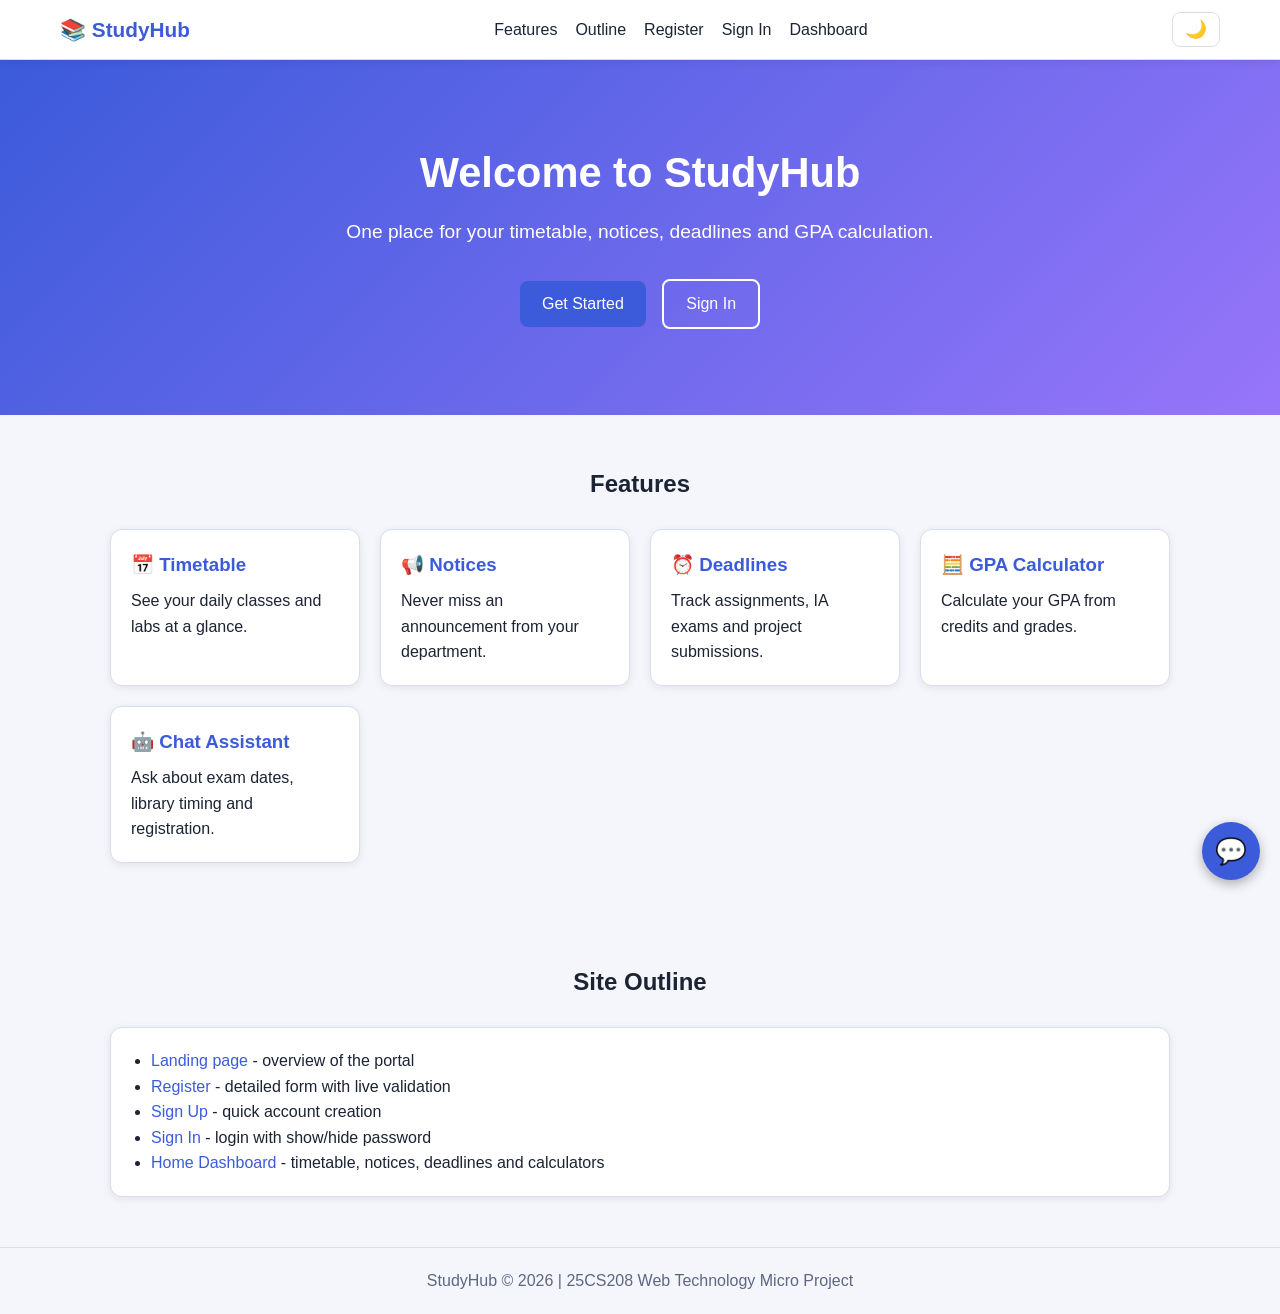
<file: index.html>
<!DOCTYPE html>
<html lang="en" data-theme="light">
<head>
  <meta charset="UTF-8">
  <meta name="viewport" content="width=device-width, initial-scale=1.0">
  <title>StudyHub - Student Campus Portal</title>
  <link rel="stylesheet" href="styles.css">
  <link rel="stylesheet" href="layout.css">
</head>
<body>
  <header class="site-header">
    <nav class="nav-bar">
      <a href="index.html" class="brand">📚 StudyHub</a>
      <ul class="nav-links" data-drawer>
        <li><a href="#features">Features</a></li>
        <li><a href="#outline">Outline</a></li>
        <li><a href="register.html">Register</a></li>
        <li><a href="signin.html">Sign In</a></li>
        <li><a href="home.html">Dashboard</a></li>
      </ul>
      <div>
        <button class="icon-btn" id="themeToggle" aria-label="Toggle theme">🌙</button>
        <button class="icon-btn hamburger" id="hamburger" aria-label="Open menu">☰</button>
      </div>
    </nav>
  </header>

  <section class="hero">
    <h1>Welcome to StudyHub</h1>
    <p>One place for your timetable, notices, deadlines and GPA calculation.</p>
    <a href="register.html" class="btn">Get Started</a>
    <a href="signin.html" class="btn btn-outline">Sign In</a>
  </section>

  <section class="section" id="features">
    <h2>Features</h2>
    <div class="card-grid">
      <div class="card"><h3>📅 Timetable</h3><p>See your daily classes and labs at a glance.</p></div>
      <div class="card"><h3>📢 Notices</h3><p>Never miss an announcement from your department.</p></div>
      <div class="card"><h3>⏰ Deadlines</h3><p>Track assignments, IA exams and project submissions.</p></div>
      <div class="card"><h3>🧮 GPA Calculator</h3><p>Calculate your GPA from credits and grades.</p></div>
      <div class="card"><h3>🤖 Chat Assistant</h3><p>Ask about exam dates, library timing and registration.</p></div>
    </div>
  </section>

  <section class="section" id="outline">
    <h2>Site Outline</h2>
    <div class="card">
      <ul>
        <li><a href="index.html">Landing page</a> - overview of the portal</li>
        <li><a href="register.html">Register</a> - detailed form with live validation</li>
        <li><a href="signup.html">Sign Up</a> - quick account creation</li>
        <li><a href="signin.html">Sign In</a> - login with show/hide password</li>
        <li><a href="home.html">Home Dashboard</a> - timetable, notices, deadlines and calculators</li>
      </ul>
    </div>
  </section>

  <footer class="footer">StudyHub &copy; 2026 | 25CS208 Web Technology Micro Project</footer>

  <script src="theme.js"></script>
  <script src="chatbot.js"></script>
</body>
</html>
</file>
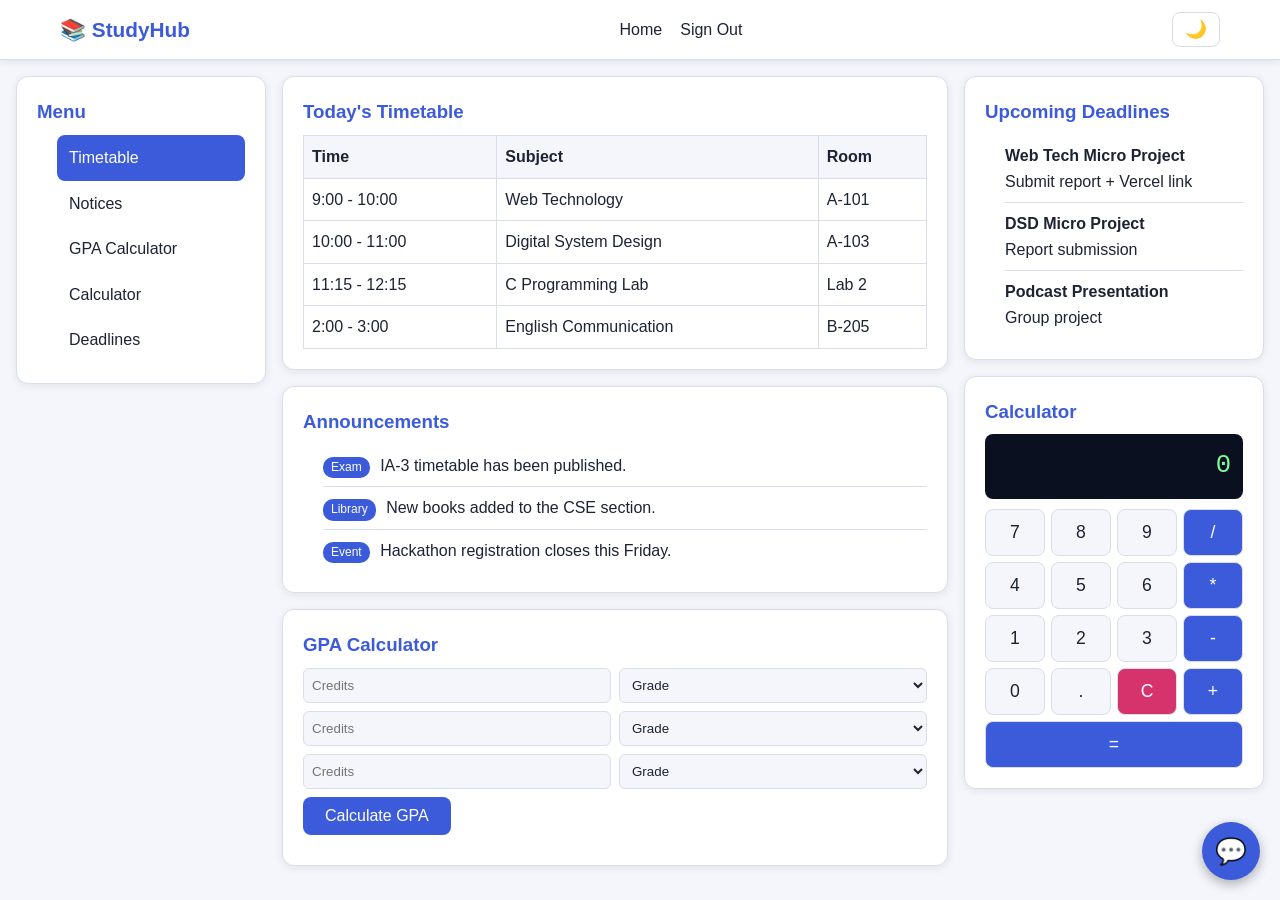
<file: home.html>
<!DOCTYPE html>
<html lang="en" data-theme="light">
<head>
  <meta charset="UTF-8">
  <meta name="viewport" content="width=device-width, initial-scale=1.0">
  <title>Dashboard - StudyHub</title>
  <link rel="stylesheet" href="styles.css">
  <link rel="stylesheet" href="layout.css">
</head>
<body>
  <header class="site-header">
    <nav class="nav-bar">
      <a href="index.html" class="brand">📚 StudyHub</a>
      <ul class="nav-links" data-drawer>
        <li><a href="index.html">Home</a></li>
        <li><a href="signin.html">Sign Out</a></li>
      </ul>
      <div>
        <button class="icon-btn" id="themeToggle" aria-label="Toggle theme">🌙</button>
        <button class="icon-btn hamburger" id="hamburger" aria-label="Open menu">☰</button>
      </div>
    </nav>
  </header>

  <div class="dashboard">
    <!-- Left column: menu (250px on desktop, hamburger drawer on mobile) -->
    <aside class="sidebar card" data-drawer>
      <h3>Menu</h3>
      <ul>
        <li><a href="#timetable" class="active">Timetable</a></li>
        <li><a href="#notices">Notices</a></li>
        <li><a href="#gpa">GPA Calculator</a></li>
        <li><a href="#calculator">Calculator</a></li>
        <li><a href="#deadlines">Deadlines</a></li>
      </ul>
    </aside>

    <!-- Centre column: main feed -->
    <main class="feed">
      <div class="card" id="timetable">
        <h3>Today's Timetable</h3>
        <table class="timetable">
          <tr><th>Time</th><th>Subject</th><th>Room</th></tr>
          <tr><td>9:00 - 10:00</td><td>Web Technology</td><td>A-101</td></tr>
          <tr><td>10:00 - 11:00</td><td>Digital System Design</td><td>A-103</td></tr>
          <tr><td>11:15 - 12:15</td><td>C Programming Lab</td><td>Lab 2</td></tr>
          <tr><td>2:00 - 3:00</td><td>English Communication</td><td>B-205</td></tr>
        </table>
      </div>

      <div class="card" id="notices">
        <h3>Announcements</h3>
        <ul class="notice-list">
          <li><span class="tag">Exam</span> IA-3 timetable has been published.</li>
          <li><span class="tag">Library</span> New books added to the CSE section.</li>
          <li><span class="tag">Event</span> Hackathon registration closes this Friday.</li>
        </ul>
      </div>

      <div class="card" id="gpa">
        <h3>GPA Calculator</h3>
        <div class="gpa-row">
          <input type="number" class="credit" min="1" max="6" placeholder="Credits">
          <select class="grade">
            <option value="">Grade</option>
            <option value="10">O (10)</option><option value="9">A+ (9)</option>
            <option value="8">A (8)</option><option value="7">B+ (7)</option>
            <option value="6">B (6)</option><option value="5">C (5)</option>
          </select>
        </div>
        <div class="gpa-row">
          <input type="number" class="credit" min="1" max="6" placeholder="Credits">
          <select class="grade">
            <option value="">Grade</option>
            <option value="10">O (10)</option><option value="9">A+ (9)</option>
            <option value="8">A (8)</option><option value="7">B+ (7)</option>
            <option value="6">B (6)</option><option value="5">C (5)</option>
          </select>
        </div>
        <div class="gpa-row">
          <input type="number" class="credit" min="1" max="6" placeholder="Credits">
          <select class="grade">
            <option value="">Grade</option>
            <option value="10">O (10)</option><option value="9">A+ (9)</option>
            <option value="8">A (8)</option><option value="7">B+ (7)</option>
            <option value="6">B (6)</option><option value="5">C (5)</option>
          </select>
        </div>
        <button class="btn" id="gpaBtn">Calculate GPA</button>
        <p id="gpaResult" style="margin-top:10px;font-weight:600"></p>
      </div>
    </main>

    <!-- Right column: deadlines + calculator (300px on desktop) -->
    <aside class="rightbar">
      <div class="card" id="deadlines">
        <h3>Upcoming Deadlines</h3>
        <ul class="deadline-list">
          <li><strong>Web Tech Micro Project</strong><br>Submit report + Vercel link</li>
          <li><strong>DSD Micro Project</strong><br>Report submission</li>
          <li><strong>Podcast Presentation</strong><br>Group project</li>
        </ul>
      </div>

      <div class="card" id="calculator">
        <h3>Calculator</h3>
        <div class="calc">
          <div class="calc-screen" id="calcScreen">0</div>
          <div class="calc-keys">
            <button data-key="7">7</button><button data-key="8">8</button><button data-key="9">9</button><button class="op" data-key="/">/</button>
            <button data-key="4">4</button><button data-key="5">5</button><button data-key="6">6</button><button class="op" data-key="*">*</button>
            <button data-key="1">1</button><button data-key="2">2</button><button data-key="3">3</button><button class="op" data-key="-">-</button>
            <button data-key="0">0</button><button data-key=".">.</button><button class="clear" data-key="C">C</button><button class="op" data-key="+">+</button>
            <button class="op" data-key="=" style="grid-column: span 4">=</button>
          </div>
        </div>
      </div>
    </aside>
  </div>

  <script src="theme.js"></script>
  <script src="calculator.js"></script>
  <script src="chatbot.js"></script>
</body>
</html>
</file>
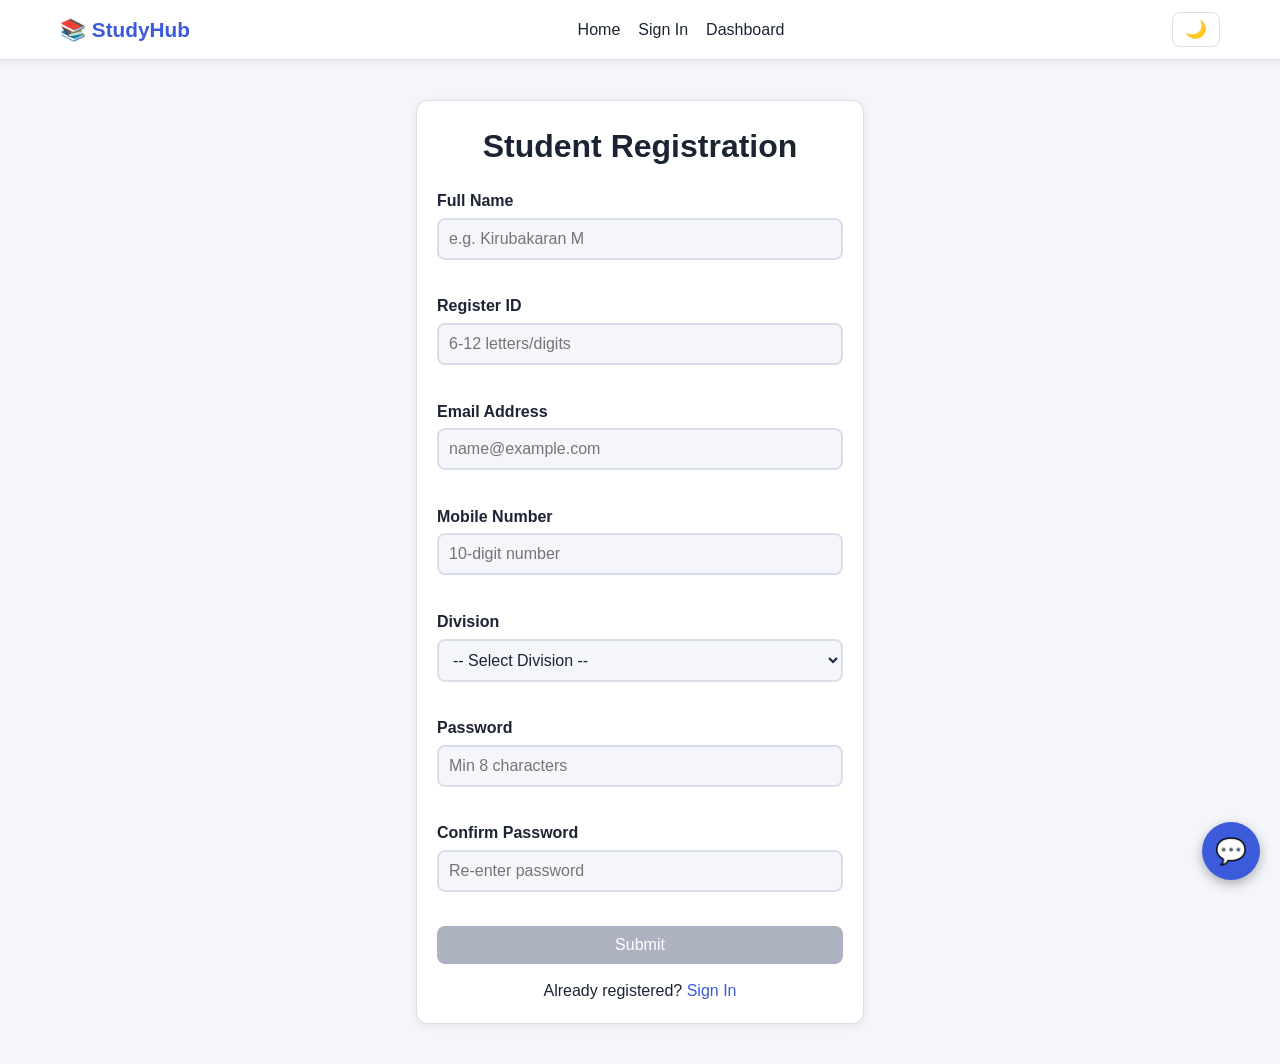
<file: register.html>
<!DOCTYPE html>
<html lang="en" data-theme="light">
<head>
  <meta charset="UTF-8">
  <meta name="viewport" content="width=device-width, initial-scale=1.0">
  <title>Register - StudyHub</title>
  <link rel="stylesheet" href="styles.css">
  <link rel="stylesheet" href="layout.css">
</head>
<body>
  <header class="site-header">
    <nav class="nav-bar">
      <a href="index.html" class="brand">📚 StudyHub</a>
      <ul class="nav-links" data-drawer>
        <li><a href="index.html">Home</a></li>
        <li><a href="signin.html">Sign In</a></li>
        <li><a href="home.html">Dashboard</a></li>
      </ul>
      <div>
        <button class="icon-btn" id="themeToggle" aria-label="Toggle theme">🌙</button>
        <button class="icon-btn hamburger" id="hamburger" aria-label="Open menu">☰</button>
      </div>
    </nav>
  </header>

  <main class="form-wrap">
    <div class="card">
      <h1>Student Registration</h1>
      <div class="success-banner" id="successMsg">Registration successful! Redirecting to Sign In...</div>

      <form data-validate novalidate>
        <div class="form-group">
          <label for="fullName">Full Name</label>
          <input type="text" id="fullName" data-check placeholder="e.g. Kirubakaran M">
          <span class="error-msg"></span>
        </div>

        <div class="form-group">
          <label for="empId">Register ID</label>
          <input type="text" id="empId" data-check placeholder="6-12 letters/digits">
          <span class="error-msg"></span>
        </div>

        <div class="form-group">
          <label for="email">Email Address</label>
          <input type="email" id="email" data-check placeholder="name@example.com">
          <span class="error-msg"></span>
        </div>

        <div class="form-group">
          <label for="mobile">Mobile Number</label>
          <input type="text" id="mobile" data-check placeholder="10-digit number" maxlength="10">
          <span class="error-msg"></span>
        </div>

        <div class="form-group">
          <label for="dept">Division</label>
          <select id="dept" data-check>
            <option value="">-- Select Division --</option>
            <option value="cse">Computer Science &amp; Engineering</option>
            <option value="ece">Electronics &amp; Communication</option>
            <option value="eee">Electrical &amp; Electronics</option>
            <option value="mech">Mechanical Engineering</option>
            <option value="civil">Civil Engineering</option>
          </select>
          <span class="error-msg"></span>
        </div>

        <div class="form-group">
          <label for="password">Password</label>
          <input type="password" id="password" data-check placeholder="Min 8 characters">
          <span class="error-msg"></span>
        </div>

        <div class="form-group">
          <label for="confirmPassword">Confirm Password</label>
          <input type="password" id="confirmPassword" data-check placeholder="Re-enter password">
          <span class="error-msg"></span>
        </div>

        <button type="submit" class="btn" disabled>Submit</button>
      </form>
      <p class="form-note">Already registered? <a href="signin.html">Sign In</a></p>
    </div>
  </main>

  <script src="theme.js"></script>
  <script src="validation.js"></script>
  <script src="chatbot.js"></script>
</body>
</html>
</file>
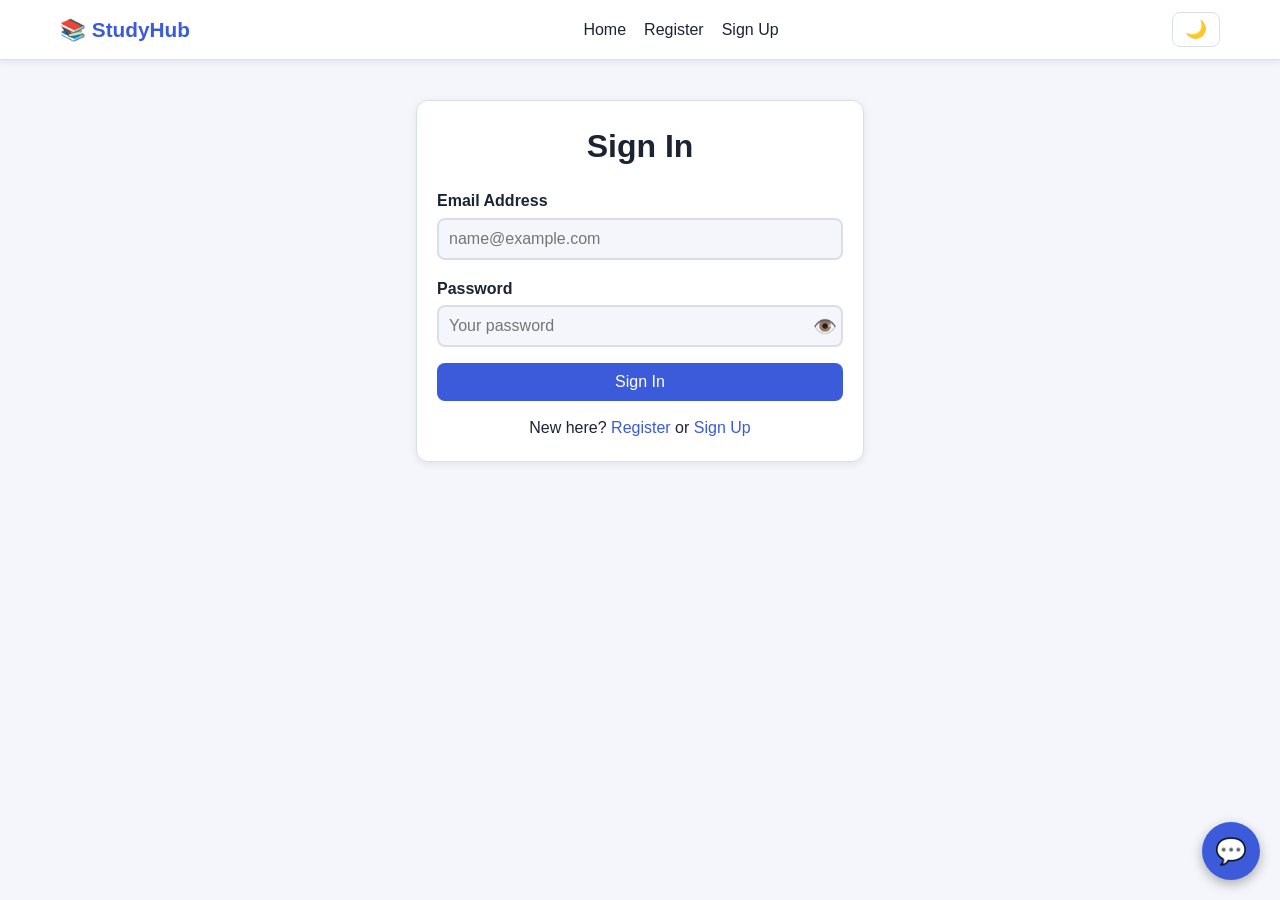
<file: signin.html>
<!DOCTYPE html>
<html lang="en" data-theme="light">
<head>
  <meta charset="UTF-8">
  <meta name="viewport" content="width=device-width, initial-scale=1.0">
  <title>Sign In - StudyHub</title>
  <link rel="stylesheet" href="styles.css">
  <link rel="stylesheet" href="layout.css">
</head>
<body>
  <header class="site-header">
    <nav class="nav-bar">
      <a href="index.html" class="brand">📚 StudyHub</a>
      <ul class="nav-links" data-drawer>
        <li><a href="index.html">Home</a></li>
        <li><a href="register.html">Register</a></li>
        <li><a href="signup.html">Sign Up</a></li>
      </ul>
      <div>
        <button class="icon-btn" id="themeToggle" aria-label="Toggle theme">🌙</button>
        <button class="icon-btn hamburger" id="hamburger" aria-label="Open menu">☰</button>
      </div>
    </nav>
  </header>

  <main class="form-wrap">
    <div class="card">
      <h1>Sign In</h1>
      <div class="alert-banner" id="loginAlert" role="alert"></div>

      <form id="loginForm" novalidate>
        <div class="form-group">
          <label for="email">Email Address</label>
          <input type="email" id="email" placeholder="name@example.com">
        </div>

        <div class="form-group">
          <label for="password">Password</label>
          <div class="pw-box">
            <input type="password" id="password" placeholder="Your password">
            <button type="button" class="eye-btn" id="eyeBtn" aria-label="Show or hide password">👁️</button>
          </div>
        </div>

        <button type="submit" class="btn">Sign In</button>
      </form>
      <p class="form-note">New here? <a href="register.html">Register</a> or <a href="signup.html">Sign Up</a></p>
    </div>
  </main>

  <script src="theme.js"></script>
  <script src="validation.js"></script>
  <script src="chatbot.js"></script>
</body>
</html>
</file>
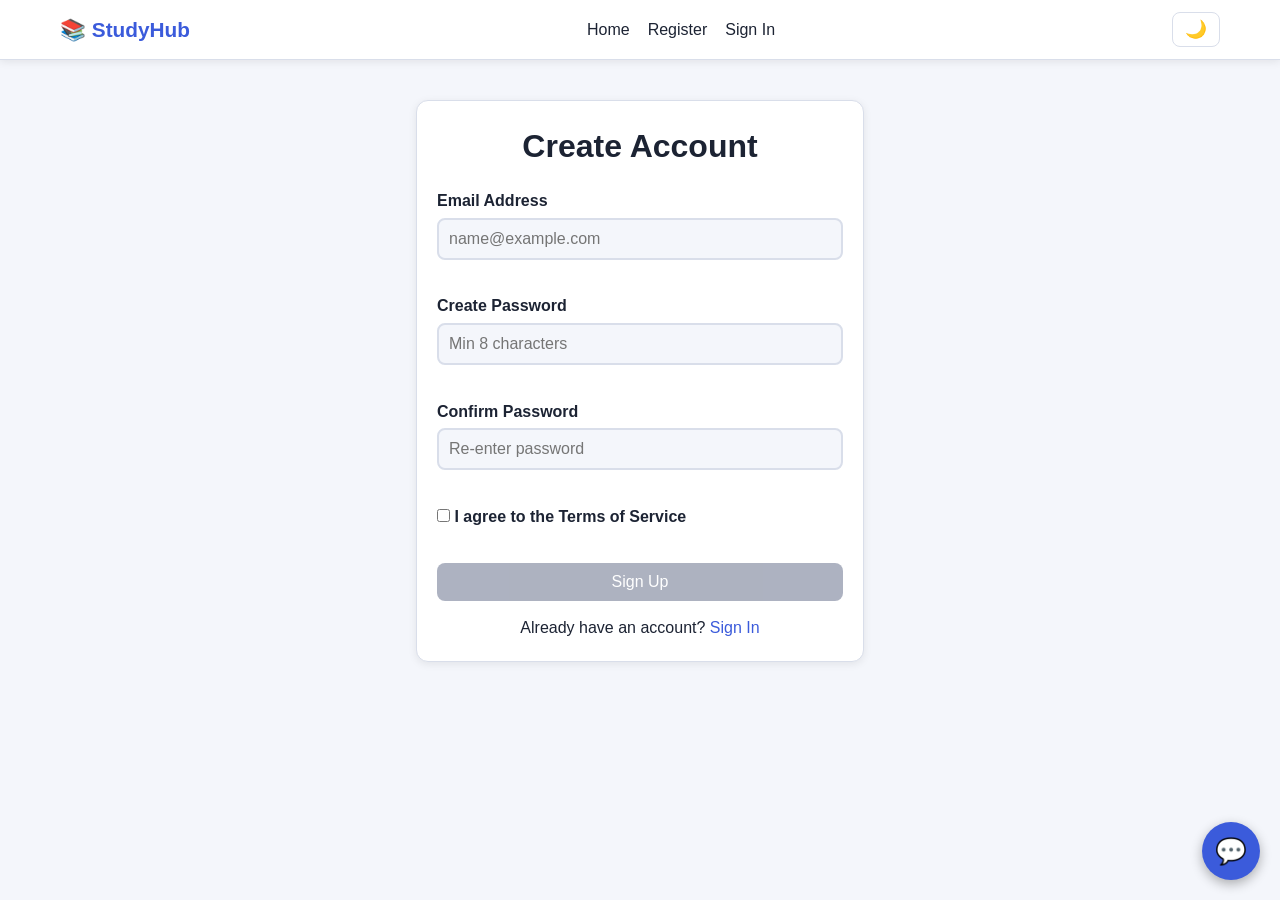
<file: signup.html>
<!DOCTYPE html>
<html lang="en" data-theme="light">
<head>
  <meta charset="UTF-8">
  <meta name="viewport" content="width=device-width, initial-scale=1.0">
  <title>Sign Up - StudyHub</title>
  <link rel="stylesheet" href="styles.css">
  <link rel="stylesheet" href="layout.css">
</head>
<body>
  <header class="site-header">
    <nav class="nav-bar">
      <a href="index.html" class="brand">📚 StudyHub</a>
      <ul class="nav-links" data-drawer>
        <li><a href="index.html">Home</a></li>
        <li><a href="register.html">Register</a></li>
        <li><a href="signin.html">Sign In</a></li>
      </ul>
      <div>
        <button class="icon-btn" id="themeToggle" aria-label="Toggle theme">🌙</button>
        <button class="icon-btn hamburger" id="hamburger" aria-label="Open menu">☰</button>
      </div>
    </nav>
  </header>

  <main class="form-wrap">
    <div class="card">
      <h1>Create Account</h1>
      <div class="success-banner" id="successMsg">Account created! Redirecting to Sign In...</div>

      <form data-validate novalidate>
        <div class="form-group">
          <label for="email">Email Address</label>
          <input type="email" id="email" data-check placeholder="name@example.com">
          <span class="error-msg"></span>
        </div>

        <div class="form-group">
          <label for="password">Create Password</label>
          <input type="password" id="password" data-check placeholder="Min 8 characters">
          <span class="error-msg"></span>
        </div>

        <div class="form-group">
          <label for="confirmPassword">Confirm Password</label>
          <input type="password" id="confirmPassword" data-check placeholder="Re-enter password">
          <span class="error-msg"></span>
        </div>

        <div class="form-group">
          <label><input type="checkbox" id="terms" data-check style="width:auto"> I agree to the Terms of Service</label>
          <span class="error-msg"></span>
        </div>

        <button type="submit" class="btn" disabled>Sign Up</button>
      </form>
      <p class="form-note">Already have an account? <a href="signin.html">Sign In</a></p>
    </div>
  </main>

  <script src="theme.js"></script>
  <script src="validation.js"></script>
  <script src="chatbot.js"></script>
</body>
</html>
</file>
<file: styles.css>
/* ===== styles.css : design tokens, base styles, components ===== */

/* Light theme colour tokens (default) */
:root {
  --bg: #f4f6fb;
  --card: #ffffff;
  --text: #1c2333;
  --muted: #5d6783;
  --primary: #3b5bdb;
  --primary-dark: #2f49b5;
  --border: #d9deea;
  --error: #d6336c;
  --success: #2b8a3e;
  --shadow: 0 2px 8px rgba(0, 0, 0, 0.08);
}

/* Dark theme colour tokens: switched by data-theme="dark" on <html> */
[data-theme="dark"] {
  --bg: #12141c;
  --card: #1c202c;
  --text: #e8ebf5;
  --muted: #9aa3bd;
  --primary: #748ffc;
  --primary-dark: #5c7cfa;
  --border: #323850;
  --error: #ff6b9a;
  --success: #51cf66;
  --shadow: 0 2px 8px rgba(0, 0, 0, 0.5);
}

* { box-sizing: border-box; margin: 0; padding: 0; }

body {
  font-family: "Segoe UI", Arial, sans-serif;
  background: var(--bg);
  color: var(--text);
  line-height: 1.6;
  transition: background 0.2s, color 0.2s;
}

a { color: var(--primary); text-decoration: none; }
a:hover { text-decoration: underline; }

/* ----- Header / navigation ----- */
.site-header {
  background: var(--card);
  border-bottom: 1px solid var(--border);
  box-shadow: var(--shadow);
  position: sticky;
  top: 0;
  z-index: 50;
}
.nav-bar {
  max-width: 1200px;
  margin: auto;
  padding: 12px 20px;
  display: flex;
  align-items: center;
  justify-content: space-between;
  gap: 16px;
}
.nav-bar > div { display: flex; gap: 8px; }
.brand { font-size: 1.3rem; font-weight: 700; color: var(--primary); }
.brand:hover { text-decoration: none; }
.nav-links { display: flex; gap: 18px; align-items: center; list-style: none; }
.nav-links a { color: var(--text); font-weight: 500; }

/* ----- Buttons ----- */
.btn {
  display: inline-block;
  padding: 10px 22px;
  border: none;
  border-radius: 8px;
  background: var(--primary);
  color: #fff;
  font-size: 1rem;
  cursor: pointer;
  text-align: center;
}
.btn:hover { background: var(--primary-dark); text-decoration: none; }
.btn:disabled { background: var(--muted); opacity: 0.5; cursor: not-allowed; }
.btn-outline { background: transparent; color: var(--primary); border: 2px solid var(--primary); }
.btn-outline:hover { background: var(--primary); color: #fff; }

.icon-btn {
  background: transparent;
  border: 1px solid var(--border);
  color: var(--text);
  border-radius: 8px;
  padding: 6px 12px;
  font-size: 1.1rem;
  cursor: pointer;
}

/* ----- Hero (landing page) ----- */
.hero {
  text-align: center;
  padding: 80px 20px;
  background: linear-gradient(135deg, var(--primary), #9775fa);
  color: #fff;
}
.hero h1 { font-size: 2.6rem; margin-bottom: 10px; }
.hero p { font-size: 1.2rem; margin-bottom: 26px; }
.hero .btn { margin: 6px; }
.hero .btn-outline { color: #fff; border-color: #fff; }
.hero .btn-outline:hover { background: #fff; color: var(--primary); }

/* ----- Sections and cards ----- */
.section { max-width: 1100px; margin: auto; padding: 50px 20px; }
.section h2 { text-align: center; margin-bottom: 26px; }
.card {
  background: var(--card);
  border: 1px solid var(--border);
  border-radius: 12px;
  padding: 20px;
  box-shadow: var(--shadow);
}
.card h3 { margin-bottom: 8px; color: var(--primary); }
.card ul { margin-left: 20px; }

.footer {
  text-align: center;
  padding: 20px;
  color: var(--muted);
  border-top: 1px solid var(--border);
}

/* ----- Forms ----- */
.form-wrap { max-width: 480px; margin: 40px auto; padding: 0 16px; }
.form-wrap h1 { text-align: center; margin-bottom: 16px; }
.form-group { margin-bottom: 16px; }
.form-group label { display: block; font-weight: 600; margin-bottom: 4px; }
.form-group input,
.form-group select {
  width: 100%;
  padding: 10px;
  border: 2px solid var(--border);
  border-radius: 8px;
  background: var(--bg);
  color: var(--text);
  font-size: 1rem;
}
/* Validation states */
input.invalid, select.invalid { border-color: var(--error); background: rgba(214, 51, 108, 0.08); }
input.valid, select.valid { border-color: var(--success); }
.error-msg { display: block; color: var(--error); font-size: 0.85rem; margin-top: 4px; min-height: 1em; }
.form-wrap .btn { width: 100%; }
.form-note { text-align: center; margin-top: 14px; }

.pw-box { position: relative; }
.pw-box input { padding-right: 48px; }
.pw-box .eye-btn {
  position: absolute; right: 6px; top: 50%; transform: translateY(-50%);
  background: none; border: none; font-size: 1.2rem; cursor: pointer; color: var(--text);
}

.alert-banner {
  display: none;
  background: rgba(214, 51, 108, 0.12);
  border: 1px solid var(--error);
  color: var(--error);
  padding: 10px 14px;
  border-radius: 8px;
  margin-bottom: 14px;
}
.alert-banner.show { display: block; }
.success-banner {
  display: none;
  background: rgba(43, 138, 62, 0.12);
  border: 1px solid var(--success);
  color: var(--success);
  padding: 10px 14px;
  border-radius: 8px;
  margin-bottom: 14px;
}
.success-banner.show { display: block; }

/* ----- Calculator ----- */
.calc { max-width: 280px; margin: auto; }
.calc-screen {
  background: #0b1020;
  color: #7CFC9A;
  font-family: "Courier New", monospace;
  font-size: 1.6rem;
  text-align: right;
  padding: 12px;
  border-radius: 8px;
  margin-bottom: 10px;
  min-height: 52px;
  overflow-x: auto;
}
.calc-keys { display: grid; grid-template-columns: repeat(4, 1fr); gap: 6px; }
.calc-keys button {
  padding: 12px 0;
  font-size: 1.1rem;
  border: 1px solid var(--border);
  background: var(--bg);
  color: var(--text);
  border-radius: 8px;
  cursor: pointer;
}
.calc-keys button:hover { background: var(--border); }
.calc-keys .op { background: var(--primary); color: #fff; }
.calc-keys .clear { background: var(--error); color: #fff; }

/* ----- Chatbot ----- */
.chat-fab {
  position: fixed;
  bottom: 20px;
  right: 20px;
  width: 58px;
  height: 58px;
  border-radius: 50%;
  border: none;
  background: var(--primary);
  color: #fff;
  font-size: 1.6rem;
  cursor: pointer;
  box-shadow: 0 4px 12px rgba(0, 0, 0, 0.3);
  z-index: 100;
}
.chat-panel {
  position: fixed;
  bottom: 90px;
  right: 20px;
  width: 320px;
  max-width: calc(100vw - 40px);
  height: 420px;
  background: var(--card);
  border: 1px solid var(--border);
  border-radius: 12px;
  box-shadow: 0 6px 20px rgba(0, 0, 0, 0.3);
  display: none;
  flex-direction: column;
  z-index: 100;
}
.chat-panel.open { display: flex; }
.chat-head { background: var(--primary); color: #fff; padding: 10px 14px; border-radius: 12px 12px 0 0; font-weight: 600; }
.chat-log { flex: 1; overflow-y: auto; padding: 10px; display: flex; flex-direction: column; gap: 8px; }
.user-msg, .bot-msg { max-width: 80%; padding: 8px 12px; border-radius: 12px; font-size: 0.92rem; }
.user-msg { align-self: flex-end; background: var(--primary); color: #fff; }
.bot-msg { align-self: flex-start; background: var(--bg); border: 1px solid var(--border); }
.chat-input { display: flex; border-top: 1px solid var(--border); }
.chat-input input { flex: 1; border: none; padding: 10px; background: var(--card); color: var(--text); font-size: 0.95rem; }
.chat-input button { border: none; background: var(--primary); color: #fff; padding: 0 16px; cursor: pointer; border-radius: 0 0 12px 0; }
</file>
<file: layout.css>
/* ===== layout.css : responsive layouts ===== */

/* Feature cards on landing page */
.card-grid { display: grid; grid-template-columns: repeat(auto-fit, minmax(240px, 1fr)); gap: 20px; }

/* Hamburger button is hidden on desktop */
.hamburger { display: none; }

/* ----- Dashboard: MOBILE first (< 768px) : single column with Flexbox ----- */
.dashboard {
  display: flex;
  flex-direction: column;
  gap: 16px;
  padding: 16px;
  max-width: 1400px;
  margin: auto;
}
.dashboard .sidebar { display: none; }            /* hidden until hamburger is tapped */
.dashboard .sidebar.open { display: block; }
.sidebar ul { list-style: none; }
.sidebar li a { display: block; padding: 10px 12px; border-radius: 8px; color: var(--text); }
.sidebar li a:hover, .sidebar li a.active { background: var(--primary); color: #fff; text-decoration: none; }
.feed > .card, .rightbar > .card { margin-bottom: 16px; }

.timetable { width: 100%; border-collapse: collapse; }
.timetable th, .timetable td { border: 1px solid var(--border); padding: 8px; text-align: left; }
.timetable th { background: var(--bg); }

.notice-list, .deadline-list { list-style: none; }
.notice-list li, .deadline-list li { padding: 8px 0; border-bottom: 1px solid var(--border); }
.notice-list li:last-child, .deadline-list li:last-child { border-bottom: none; }
.tag { display: inline-block; font-size: 0.75rem; background: var(--primary); color: #fff; padding: 1px 8px; border-radius: 10px; margin-right: 6px; }

/* GPA calculator inputs */
.gpa-row { display: flex; gap: 8px; margin-bottom: 8px; }
.gpa-row input, .gpa-row select {
  flex: 1; min-width: 0; padding: 8px; border: 1px solid var(--border);
  border-radius: 6px; background: var(--bg); color: var(--text);
}

/* Small screens: nav links collapse into the hamburger drawer */
@media (max-width: 767px) {
  .hamburger { display: block; }
  .nav-links { display: none; }
  .nav-links.open {
    display: flex;
    flex-direction: column;
    position: absolute;
    top: 100%;
    left: 0;
    right: 0;
    background: var(--card);
    padding: 16px 20px;
    border-bottom: 1px solid var(--border);
  }
  .hero h1 { font-size: 2rem; }
}

/* ----- Dashboard: DESKTOP (>= 768px) : 3-column CSS Grid ----- */
@media (min-width: 768px) {
  .dashboard {
    display: grid;
    grid-template-columns: 250px 1fr 300px;
    align-items: start;
  }
  .dashboard .sidebar { display: block; }
  .hamburger { display: none; }
}
</file>
